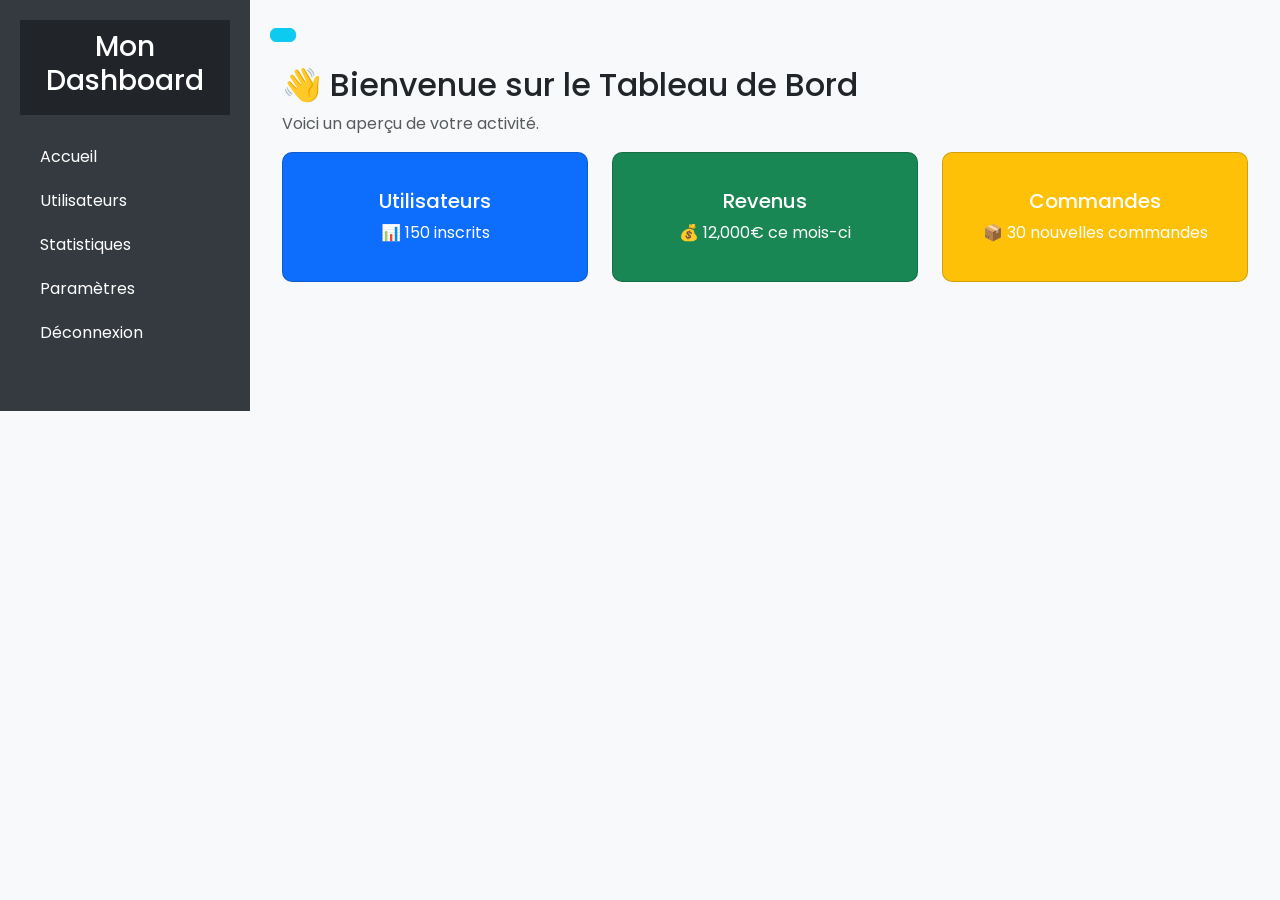
<file: templates/dashboard.html>
<!DOCTYPE html>
<html lang="fr">
<head>
    <meta charset="UTF-8">
    <meta http-equiv="X-UA-Compatible" content="IE=edge">
    <meta name="viewport" content="width=device-width, initial-scale=1.0">
    <title>Tableau de Bord</title>

    <link rel="shortcut icon" href="/static/assets/favicon.png">
    
    <!-- Bootstrap CSS -->
    <link href="https://cdn.jsdelivr.net/npm/bootstrap@5.1.3/dist/css/bootstrap.min.css" rel="stylesheet"
    integrity="sha384-1BmE4kWBq78iYhFldvKuhfTAU6auU8tT94WrHftjDbrCEXSU1oBoqyl2QvZ6jIW3" crossorigin="anonymous">

    <!-- Icons & Fonts -->
    <link rel="stylesheet" href="https://unicons.iconscout.com/release/v4.0.0/css/line.css">
    <link href="https://fonts.googleapis.com/css2?family=Poppins:wght@300;400;600&display=swap" rel="stylesheet">
    
    <!-- Custom CSS -->
    <link rel="stylesheet" href="/static/css/dashboard.css">
</head>
<body>

    <div class="wrapper">
        <!-- Sidebar -->
        <nav id="sidebar">
            <div class="sidebar-header">
                <h3><i class="uil uil-chart-pie"></i> Mon Dashboard</h3>
            </div>
            <ul class="list-unstyled components">
                <li><a href="#"><i class="uil uil-home"></i> Accueil</a></li>
                <li><a href="#"><i class="uil uil-users-alt"></i> Utilisateurs</a></li>
                <li><a href="#"><i class="uil uil-chart-line"></i> Statistiques</a></li>
                <li><a href="#"><i class="uil uil-setting"></i> Paramètres</a></li>
                <li><a href="#"><i class="uil uil-signout"></i> Déconnexion</a></li>
            </ul>
        </nav>

        <!-- Contenu principal -->
        <div id="content">
            <nav class="navbar navbar-expand-lg navbar-light bg-light">
                <button type="button" id="sidebarCollapse" class="btn btn-info">
                    <i class="uil uil-bars"></i>
                </button>
            </nav>

            <div class="container-fluid">
                <h2 class="mt-3">👋 Bienvenue sur le Tableau de Bord</h2>
                <p class="text-muted">Voici un aperçu de votre activité.</p>

                <div class="row">
                    <div class="col-md-4">
                        <div class="card text-white bg-primary mb-3 animate">
                            <div class="card-body">
                                <h5 class="card-title"><i class="uil uil-user-circle"></i> Utilisateurs</h5>
                                <p class="card-text">📊 150 inscrits</p>
                            </div>
                        </div>
                    </div>
                    <div class="col-md-4">
                        <div class="card text-white bg-success mb-3 animate">
                            <div class="card-body">
                                <h5 class="card-title"><i class="uil uil-dollar-sign"></i> Revenus</h5>
                                <p class="card-text">💰 12,000€ ce mois-ci</p>
                            </div>
                        </div>
                    </div>
                    <div class="col-md-4">
                        <div class="card text-white bg-warning mb-3 animate">
                            <div class="card-body">
                                <h5 class="card-title"><i class="uil uil-shopping-cart"></i> Commandes</h5>
                                <p class="card-text">📦 30 nouvelles commandes</p>
                            </div>
                        </div>
                    </div>
                </div>

            </div>
        </div>
    </div>

    <!-- Bootstrap JS -->
    <script src="https://cdn.jsdelivr.net/npm/bootstrap@5.1.3/dist/js/bootstrap.bundle.min.js"
    integrity="sha384-ka7Sk0Gln4gmtz2MlQnikT1wXgYsOg+OMhuP+IlRH9sENBO0LRn5q+8nbTov4+1p" crossorigin="anonymous"></script>

    <!-- Custom JS -->
    <script src="/static/js/dashboard.js"></script>

</body>
</html>
</file>
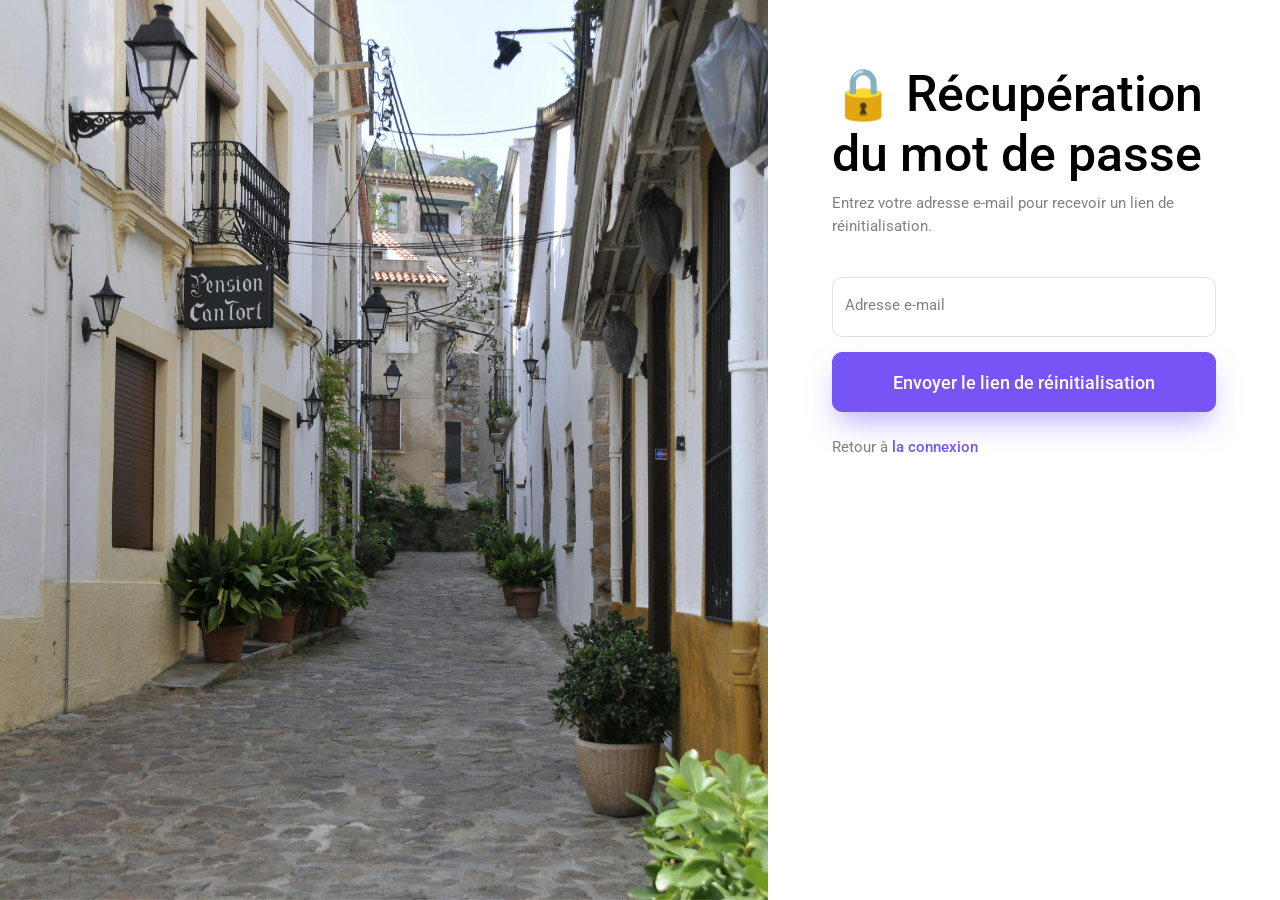
<file: templates/oublie.html>
<!DOCTYPE html>
<html lang="fr">
<head>
    <meta charset="UTF-8">
    <meta http-equiv="X-UA-Compatible" content="IE=edge">
    <meta name="viewport" content="width=device-width, initial-scale=1.0">
    <title>Récupération du mot de passe</title>

    <meta name="author" content="Untree.co">
    <link rel="shortcut icon" href="favicon.png">

    <!-- Bootstrap CSS -->
    <link href="https://cdn.jsdelivr.net/npm/bootstrap@5.1.3/dist/css/bootstrap.min.css" rel="stylesheet">
    <link rel="stylesheet" href="https://unicons.iconscout.com/release/v4.0.0/css/line.css">
    <link rel="stylesheet" href="/static/css/style.css">
</head>
<body>

    <div class="site-wrap d-md-flex align-items-stretch">
        <div class="bg-img" style="background-image: url('/static/assets/images/img-bg-2.jpg')"></div>
        <div class="form-wrap">
            <div class="form-inner">
                <h1 class="title">🔒 Récupération du mot de passe</h1>
                <p class="caption mb-4">Entrez votre adresse e-mail pour recevoir un lien de réinitialisation.</p>

                <!-- ✅ Message Container -->
                <div id="message-box" class="alert d-none"></div>

                <form id="password-recovery-form" class="pt-3">
                    <div class="form-floating">
                        <input type="email" class="form-control" id="email" name="email" placeholder="exemple@domaine.com" required>
                        <label for="email">Adresse e-mail</label>
                    </div>

                    <div class="d-grid mb-4">
                        <button type="submit" class="btn btn-primary">Envoyer le lien de réinitialisation</button>
                    </div>

                    <div class="mb-2">Retour à <a href="/">la connexion</a></div>
                </form>
            </div>
        </div>
    </div>

    <!-- Bootstrap & jQuery -->
    <script src="https://cdn.jsdelivr.net/npm/bootstrap@5.1.3/dist/js/bootstrap.bundle.min.js"></script>
    <script src="https://cdn.jsdelivr.net/npm/jquery@3.5.1/dist/jquery.min.js"></script>

    <script>
        document.getElementById("password-recovery-form").addEventListener("submit", async function(event) {
            event.preventDefault();  // Prevent page reload
        
            let email = document.getElementById("email").value;
        
            try {
                let response = await fetch("/password-recovery", {
                    method: "POST",
                    headers: { "Content-Type": "application/json" },
                    body: JSON.stringify({ email: email })  // ✅ Ensure JSON format
                });

                let result = await response.json();
                let messageBox = document.getElementById("message-box");

                if (response.ok) {
                    messageBox.textContent = "📩 Un lien de réinitialisation a été envoyé à votre email.";
                    messageBox.classList.remove("d-none", "alert-danger");
                    messageBox.classList.add("alert-success");
                } else {
                    messageBox.textContent = result.detail || "❌ Email non trouvé.";
                    messageBox.classList.remove("d-none", "alert-success");
                    messageBox.classList.add("alert-danger");
                }
            } catch (error) {
                console.error("Erreur :", error);
            }
        });
    </script>

</body>
</html>
</file>
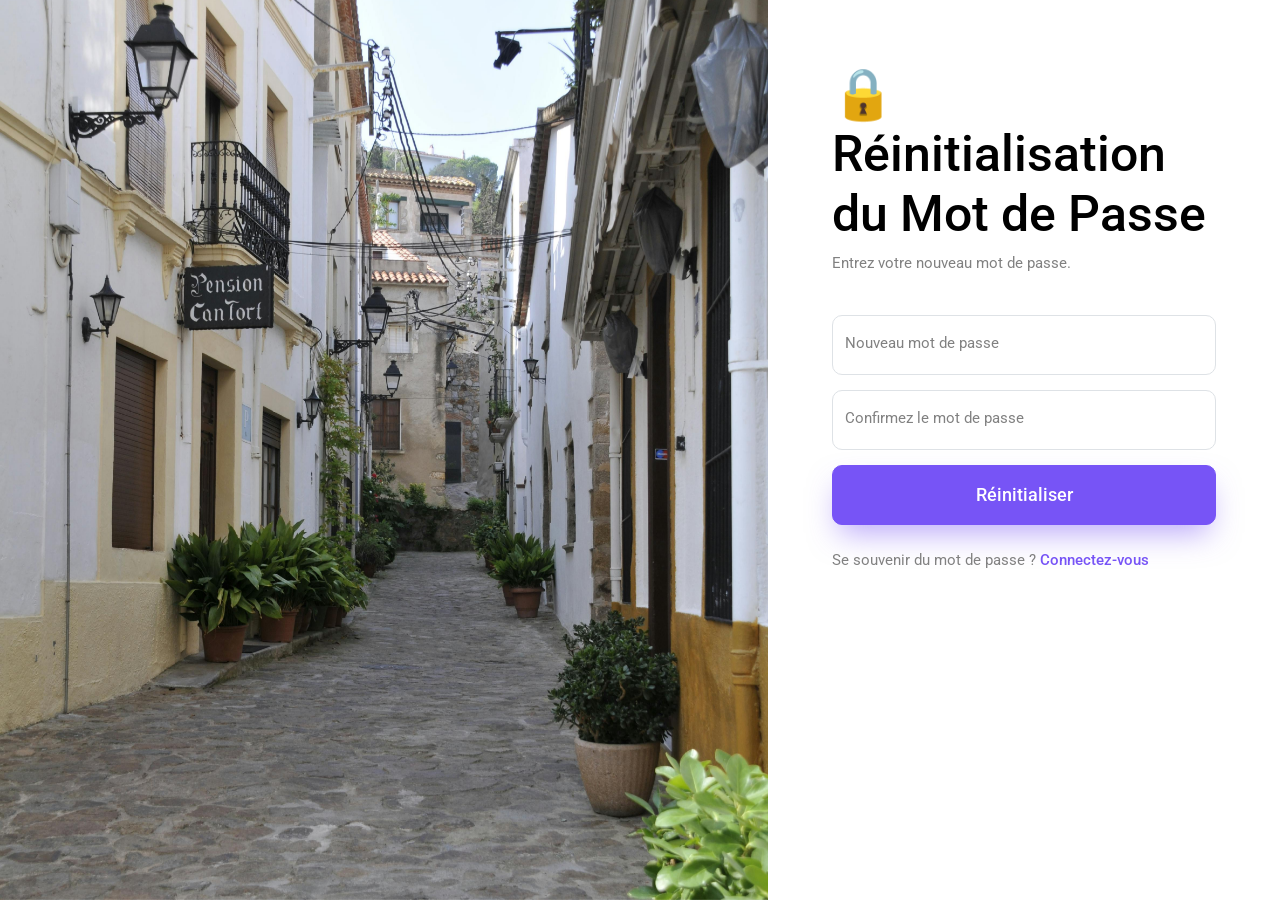
<file: templates/password-recovery.html>
<!DOCTYPE html>
<html lang="fr">
<head>
    <meta charset="UTF-8">
    <meta http-equiv="X-UA-Compatible" content="IE=edge">
    <meta name="viewport" content="width=device-width, initial-scale=1.0">
    <title>Réinitialisation du Mot de Passe</title>

    <meta name="author" content="Untree.co">
    <link rel="shortcut icon" href="favicon.png">

    <!-- Bootstrap CSS -->
    <link href="https://cdn.jsdelivr.net/npm/bootstrap@5.1.3/dist/css/bootstrap.min.css" rel="stylesheet">
    <link rel="stylesheet" href="https://unicons.iconscout.com/release/v4.0.0/css/line.css">
    <link rel="stylesheet" href="/static/css/style.css">
</head>
<body>

    <div class="site-wrap d-md-flex align-items-stretch">
        <div class="bg-img" style="background-image: url('/static/assets/images/img-bg-2.jpg')"></div>
        <div class="form-wrap">
            <div class="form-inner">
                <h1 class="title">🔒 Réinitialisation du Mot de Passe</h1>
                <p class="caption mb-4">Entrez votre nouveau mot de passe.</p>

                <!-- ✅ Error message container -->
                <div id="error-message" class="alert alert-danger d-none"></div>
                <div id="success-message" class="alert alert-success d-none"></div>

                <form id="reset-password-form" class="pt-3">
                    <input type="hidden" id="reset-token">  <!-- Token from URL -->

                    <div class="form-floating">
                        <input type="password" class="form-control" id="new-password" placeholder="Nouveau mot de passe" required>
                        <label for="new-password">Nouveau mot de passe</label>
                    </div>

                    <div class="form-floating">
                        <input type="password" class="form-control" id="confirm-password" placeholder="Confirmez le mot de passe" required>
                        <label for="confirm-password">Confirmez le mot de passe</label>
                    </div>

                    <div class="d-grid mb-4">
                        <button type="submit" class="btn btn-primary">Réinitialiser</button>
                    </div>
                </form>

                <div class="mb-2">Se souvenir du mot de passe ? <a href="/">Connectez-vous</a></div>
            </div>
        </div>
    </div>

    <!-- Bootstrap & jQuery -->
    <script src="https://cdn.jsdelivr.net/npm/bootstrap@5.1.3/dist/js/bootstrap.bundle.min.js"></script>
    <script src="https://cdn.jsdelivr.net/npm/jquery@3.5.1/dist/jquery.min.js"></script>

    <script>
        // Extract token from URL
        function getQueryParam(param) {
            let params = new URLSearchParams(window.location.search);
            return params.get(param);
        }

        document.getElementById("reset-token").value = getQueryParam("token");

        document.getElementById("reset-password-form").addEventListener("submit", async function(event) {
            event.preventDefault();  // Prevent page reload

            let token = document.getElementById("reset-token").value;
            let newPassword = document.getElementById("new-password").value;
            let confirmPassword = document.getElementById("confirm-password").value;

            if (newPassword !== confirmPassword) {
                let errorMessage = document.getElementById("error-message");
                errorMessage.textContent = "Les mots de passe ne correspondent pas.";
                errorMessage.classList.remove("d-none");
                return;
            }

            let formData = {
                token: token,
                new_password: newPassword
            };

            try {
                let response = await fetch("/reset-password", {
                    method: "POST",
                    headers: { "Content-Type": "application/json" },
                    body: JSON.stringify(formData)  
                });

                let result = await response.json();

                if (response.ok) {
                    let successMessage = document.getElementById("success-message");
                    successMessage.textContent = "Mot de passe réinitialisé avec succès.";
                    successMessage.classList.remove("d-none");
                    
                    setTimeout(() => {
                        window.location.href = "/";  // Redirect to login page
                    }, 2000);
                } else {
                    let errorMessage = document.getElementById("error-message");
                    errorMessage.textContent = result.error || "Erreur de réinitialisation.";
                    errorMessage.classList.remove("d-none");
                }
            } catch (error) {
                console.error("Erreur :", error);
            }
        });
    </script>

</body>
</html>
</file>
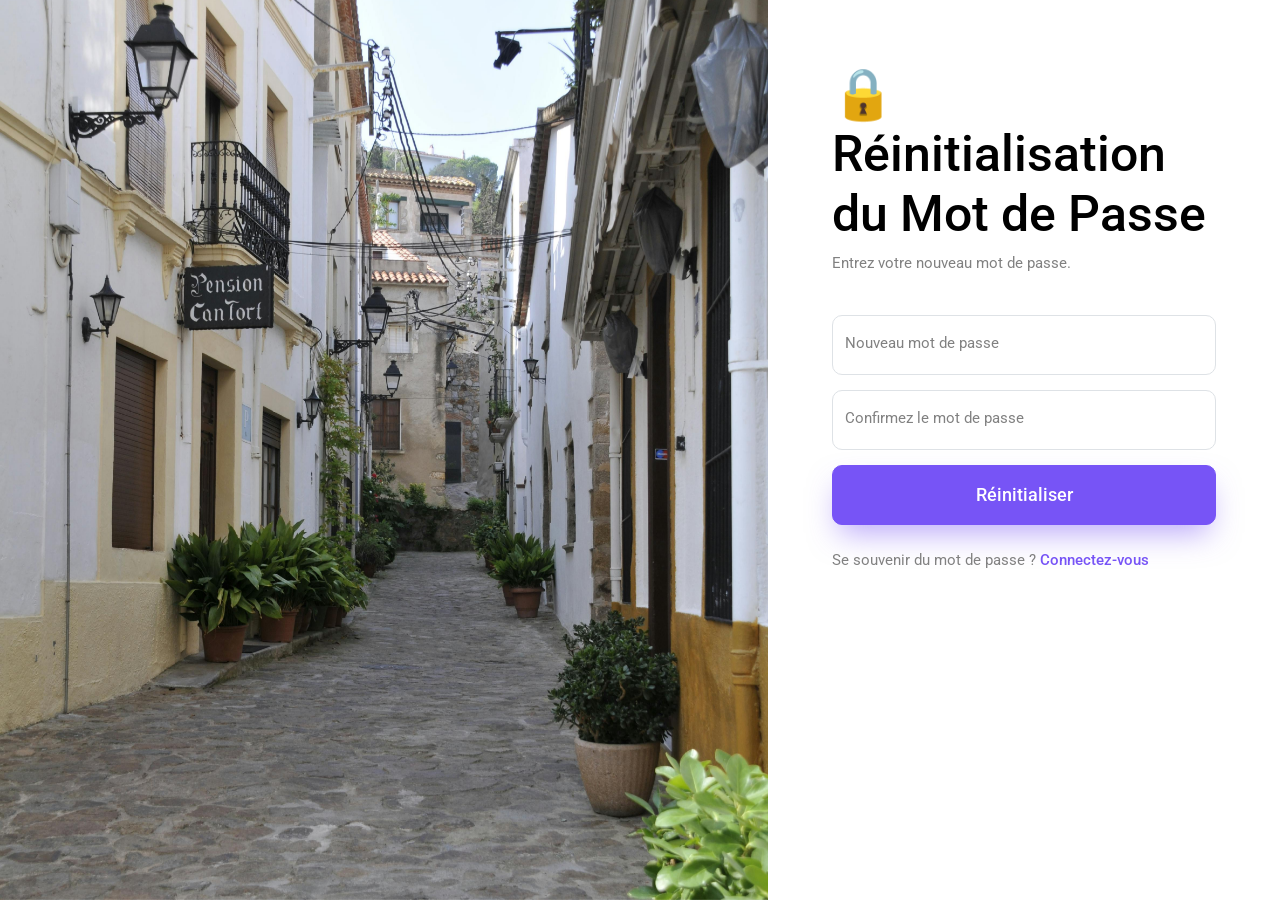
<file: templates/reset-password.html>
<!DOCTYPE html>
<html lang="fr">
<head>
    <meta charset="UTF-8">
    <meta http-equiv="X-UA-Compatible" content="IE=edge">
    <meta name="viewport" content="width=device-width, initial-scale=1.0">
    <title>Réinitialisation du Mot de Passe</title>

    <meta name="author" content="Untree.co">
    <link rel="shortcut icon" href="favicon.png">

    <!-- Bootstrap CSS -->
    <link href="https://cdn.jsdelivr.net/npm/bootstrap@5.1.3/dist/css/bootstrap.min.css" rel="stylesheet">
    <link rel="stylesheet" href="https://unicons.iconscout.com/release/v4.0.0/css/line.css">
    <link rel="stylesheet" href="/static/css/style.css">
</head>
<body>

    <div class="site-wrap d-md-flex align-items-stretch">
        <div class="bg-img" style="background-image: url('/static/assets/images/img-bg-2.jpg')"></div>
        <div class="form-wrap">
            <div class="form-inner">
                <h1 class="title">🔒 Réinitialisation du Mot de Passe</h1>
                <p class="caption mb-4">Entrez votre nouveau mot de passe.</p>

                <!-- ✅ Error message container -->
                <div id="error-message" class="alert alert-danger d-none"></div>
                <div id="success-message" class="alert alert-success d-none"></div>

                <form id="reset-password-form" class="pt-3">
                    <input type="hidden" id="reset-token">  <!-- Token from URL -->

                    <div class="form-floating">
                        <input type="password" class="form-control" id="new-password" placeholder="Nouveau mot de passe" required>
                        <label for="new-password">Nouveau mot de passe</label>
                    </div>

                    <div class="form-floating">
                        <input type="password" class="form-control" id="confirm-password" placeholder="Confirmez le mot de passe" required>
                        <label for="confirm-password">Confirmez le mot de passe</label>
                    </div>

                    <div class="d-grid mb-4">
                        <button type="submit" class="btn btn-primary">Réinitialiser</button>
                    </div>
                </form>

                <div class="mb-2">Se souvenir du mot de passe ? <a href="/">Connectez-vous</a></div>
            </div>
        </div>
    </div>

    <!-- Bootstrap & jQuery -->
    <script src="https://cdn.jsdelivr.net/npm/bootstrap@5.1.3/dist/js/bootstrap.bundle.min.js"></script>
    <script src="https://cdn.jsdelivr.net/npm/jquery@3.5.1/dist/jquery.min.js"></script>

    <script>
        // Extract token from URL
        function getQueryParam(param) {
            let params = new URLSearchParams(window.location.search);
            return params.get(param);
        }

        document.getElementById("reset-token").value = getQueryParam("token");

        document.getElementById("reset-password-form").addEventListener("submit", async function(event) {
            event.preventDefault();  // Prevent page reload

            let token = document.getElementById("reset-token").value;
            let newPassword = document.getElementById("new-password").value;
            let confirmPassword = document.getElementById("confirm-password").value;

            if (newPassword !== confirmPassword) {
                let errorMessage = document.getElementById("error-message");
                errorMessage.textContent = "Les mots de passe ne correspondent pas.";
                errorMessage.classList.remove("d-none");
                return;
            }

            let formData = {
                token: token,
                new_password: newPassword
            };

            try {
                let response = await fetch("/reset-password", {
                    method: "POST",
                    headers: { "Content-Type": "application/json" },
                    body: JSON.stringify(formData)  
                });

                let result = await response.json();

                if (response.ok) {
                    let successMessage = document.getElementById("success-message");
                    successMessage.textContent = "Mot de passe réinitialisé avec succès.";
                    successMessage.classList.remove("d-none");
                    
                    setTimeout(() => {
                        window.location.href = "/";  // Redirect to login page
                    }, 2000);
                } else {
                    let errorMessage = document.getElementById("error-message");
                    errorMessage.textContent = result.detail || "Erreur de réinitialisation.";
                    errorMessage.classList.remove("d-none");
                }
            } catch (error) {
                console.error("Erreur :", error);
            }
        });
    </script>

</body>
</html>
</file>
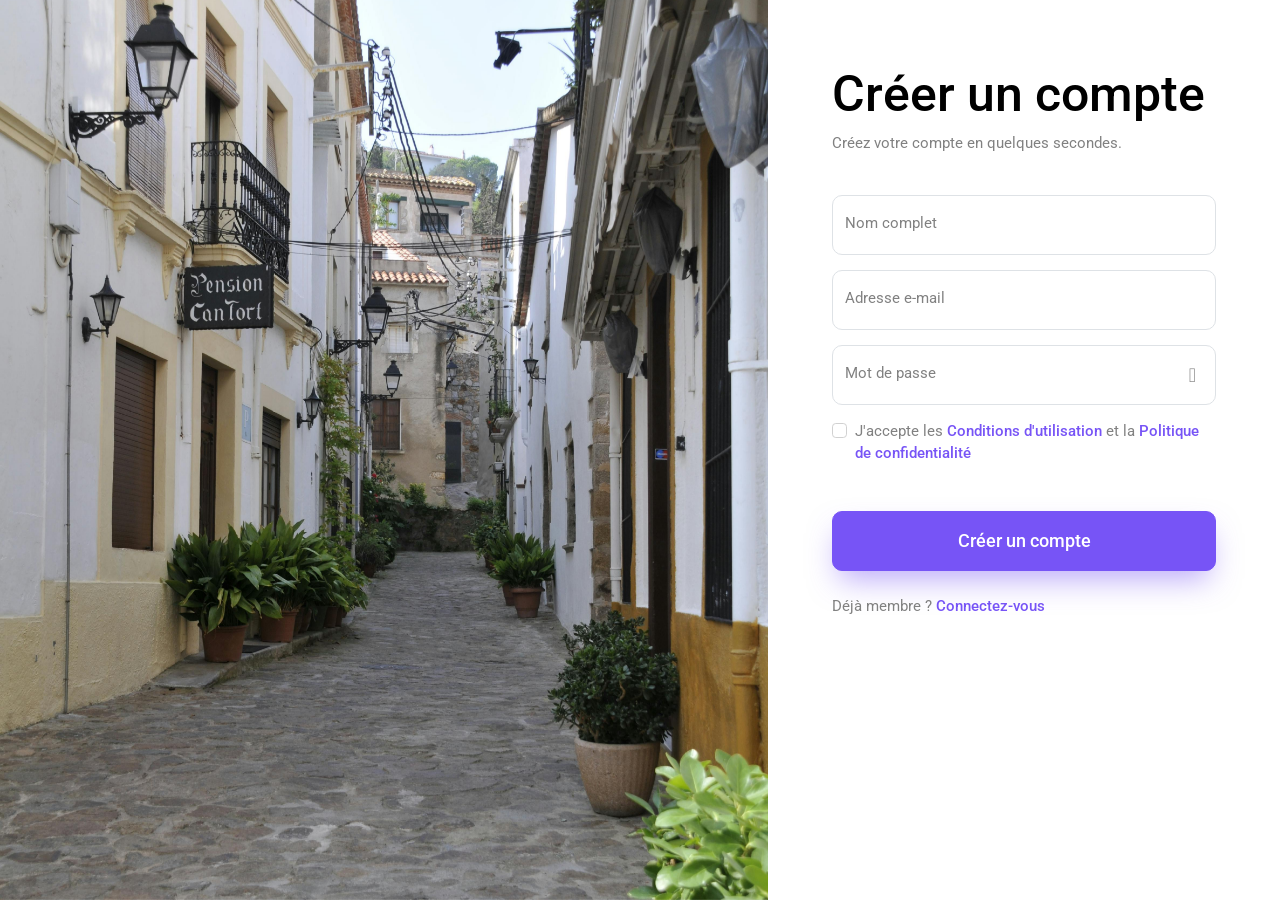
<file: templates/signup.html>
<!DOCTYPE html>
<html lang="fr">
<head>
    <meta charset="UTF-8">
    <meta http-equiv="X-UA-Compatible" content="IE=edge">
    <meta name="viewport" content="width=device-width, initial-scale=1.0">
    <title>Inscription - Formulaire Moderne et Responsive</title>

    <meta name="author" content="Untree.co">
    <link rel="shortcut icon" href="favicon.png">

    <!-- Bootstrap CSS -->
    <link href="https://cdn.jsdelivr.net/npm/bootstrap@5.1.3/dist/css/bootstrap.min.css" rel="stylesheet">
    <link rel="stylesheet" href="https://unicons.iconscout.com/release/v4.0.0/css/line.css">
    <link rel="stylesheet" href="/static/css/style.css">
    
</head>
<body>

    <div class="site-wrap d-md-flex align-items-stretch">
        <div class="bg-img" style="background-image: url('/static/assets/images/img-bg-2.jpg')"></div>
        <div class="form-wrap">
            <div class="form-inner">
                <h1 class="title">Créer un compte</h1>
                <p class="caption mb-4">Créez votre compte en quelques secondes.</p>

                <!-- ✅ Error message container -->
                <div id="error-message" class="alert alert-danger d-none"></div>

                <form id="signup-form" class="pt-3">
                    <div class="form-floating">
                        <input type="text" class="form-control" id="name" name="name" placeholder="Nom complet" required>
                        <label for="name">Nom complet</label>
                    </div>

                    <div class="form-floating">
                        <input type="email" class="form-control" id="email" name="email" placeholder="exemple@domaine.com" required>
                        <label for="email">Adresse e-mail</label>
                    </div>

                    <div class="form-floating">
                        <span class="password-show-toggle js-password-show-toggle"><span class="uil"></span></span>
                        <input type="password" class="form-control" id="password" name="password" placeholder="Mot de passe" required>
                        <label for="password">Mot de passe</label>
                    </div>

                    <div class="d-flex justify-content-between">
                        <div class="form-check">
                            <input type="checkbox" class="form-check-input" id="terms" required>
                            <label for="terms" class="form-check-label">
                                J'accepte les <a href="#">Conditions d'utilisation</a> et la 
                                <a href="#">Politique de confidentialité</a>
                            </label>
                        </div>
                    </div>
                    <div class="d-flex justify-content-center mb-3">
                        <div id="loading-spinner" class="spinner-border text-primary" role="status" style="display: none;">
                            <span class="visually-hidden">Chargement...</span>
                        </div>
                    </div>
                    
                    <div class="d-grid mb-4">
                        <button type="submit" class="btn btn-primary">Créer un compte</button>
                    </div>

                    <div class="mb-2">Déjà membre ? <a href="/">Connectez-vous</a></div>
                </form>
            </div>
        </div>
    </div>

    <!-- Bootstrap & jQuery -->
    <script src="https://cdn.jsdelivr.net/npm/bootstrap@5.1.3/dist/js/bootstrap.bundle.min.js" 
    integrity="sha384-ka7Sk0Gln4gmtz2MlQnikT1wXgYsOg+OMhuP+IlRH9sENBO0LRn5q+8nbTov4+1p" crossorigin="anonymous"></script>
    <script src="/static/js/custom.js"></script>

    <script src="https://cdn.jsdelivr.net/npm/jquery@3.5.1/dist/jquery.min.js"></script>
    <script>
        document.getElementById("signup-form").addEventListener("submit", async function(event) {
            event.preventDefault();  // Empêcher le rechargement de la page
        
            let formData = {
                name: document.getElementById("name").value,
                email: document.getElementById("email").value,
                password: document.getElementById("password").value
            };
        
            let spinner = document.getElementById("loading-spinner");
            let errorMessage = document.getElementById("error-message");
            let submitButton = document.querySelector("#signup-form button[type='submit']");
        
            // Afficher le spinner et désactiver le bouton
            spinner.style.display = "block";
            submitButton.disabled = true;
            errorMessage.classList.add("d-none");  // Cacher le message d'erreur précédent
        
            try {
                let response = await fetch("/inscription", {
                    method: "POST",
                    headers: { "Content-Type": "application/json" },
                    body: JSON.stringify(formData)
                });
        
                let result = await response.json();
        
                if (response.ok) {
                    window.location.href = "/simulation";  // ✅ Redirection en cas de succès
                } else {
                    errorMessage.textContent = result.detail || "Erreur d'inscription.";
                    errorMessage.classList.remove("d-none");
                }
            } catch (error) {
                console.error("Erreur :", error);
                errorMessage.textContent = "Une erreur est survenue. Veuillez réessayer.";
                errorMessage.classList.remove("d-none");
            } finally {
                // Masquer le spinner et réactiver le bouton
                spinner.style.display = "none";
                submitButton.disabled = false;
            }
        });
                
    </script>

</body>
</html>
</file>
<file: static/css/dashboard.css>
/* Styles généraux */
body {
    font-family: 'Poppins', sans-serif;
    background: #f8f9fa;
}

.wrapper {
    display: flex;
    align-items: stretch;
}

/* Sidebar */
#sidebar {
    min-width: 250px;
    max-width: 250px;
    background: #343a40;
    color: #fff;
    transition: all 0.3s;
    padding: 20px;
}

#sidebar .sidebar-header {
    font-size: 1.5rem;
    text-align: center;
    padding: 10px;
    background: #212529;
}

#sidebar ul.components {
    padding: 20px 0;
}

#sidebar ul li a {
    padding: 10px;
    display: block;
    color: #fff;
    text-decoration: none;
    font-size: 16px;
}

#sidebar ul li a i {
    margin-right: 10px;
}

#sidebar ul li a:hover {
    background: #495057;
    text-decoration: none;
    border-radius: 5px;
}

/* Contenu principal */
#content {
    width: 100%;
    padding: 20px;
}

/* Cartes interactives */
.card {
    text-align: center;
    padding: 20px;
    border-radius: 10px;
    transition: 0.3s;
}

.card:hover {
    transform: scale(1.05);
}

/* Animation des cartes */
@keyframes fadeIn {
    from { opacity: 0; transform: translateY(20px); }
    to { opacity: 1; transform: translateY(0); }
}

.animate {
    animation: fadeIn 0.8s ease-in-out;
}
</file>
<file: static/css/style.css>
@import url("https://fonts.googleapis.com/css2?family=Roboto:wght@400;500;700&display=swap");
body {
  font-family: "Roboto", sans-serif;
  color: #818181;
  font-size: 15px;
}

a {
  -webkit-transition: .3s all ease;
  transition: .3s all ease;
  color: #7754F6;
  font-weight: 500;
  text-decoration: none;
}

a:hover {
  color: #643cf5;
}

.bg-img,
.form-wrap {
  height: 100vh;
  min-height: 500px;
}

.bg-img {
  left: 0;
  background-size: cover;
  background-repeat: no-repeat;
  background-position: center center;
  width: 100%;
  position: relative;
  height: 200px;
  min-height: 200px;
  z-index: 2;
}

@media (min-width: 768px) {
  .bg-img {
    position: fixed;
    width: 50%;
    height: 100vh;
  }
}

@media (min-width: 992px) {
  .bg-img {
    position: fixed;
    width: 50%;
    height: 100vh;
  }
}

@media (min-width: 1200px) {
  .bg-img {
    position: fixed;
    width: 60%;
    height: 100vh;
  }
}

.form-wrap {
  right: 0;
  position: relative;
  z-index: 1;
  padding: 5%;
  width: 100%;
  background: #fff;
  height: 100%;
}

@media (min-width: 768px) {
  .form-wrap {
    position: absolute;
    width: 50%;
  }
}

@media (min-width: 992px) {
  .form-wrap {
    position: absolute;
    width: 50%;
  }
}

@media (min-width: 1200px) {
  .form-wrap {
    position: absolute;
    width: 40%;
  }
}

.form-wrap .title {
  font-size: 50px;
  color: #000;
}

.form-wrap .form-floating {
  position: relative;
  margin-bottom: 15px;
}

.form-wrap .form-floating .form-control {
  height: 60px !important;
  border-radius: 10px !important;
}

.form-wrap .form-floating .form-control:active, .form-wrap .form-floating .form-control:focus {
  outline: none;
  -webkit-box-shadow: none;
          box-shadow: none;
  border-color: #7754F6;
}

.form-wrap .password-show-toggle {
  cursor: pointer;
  position: absolute;
  right: 20px;
  top: 15px;
  z-index: 9;
}

.form-wrap .password-show-toggle span {
  font-size: 20px;
}

.form-wrap .password-show-toggle span:before {
  font-family: 'unicons-line';
  content: "\ebf8";
}

.form-wrap .password-show-toggle.active span:before {
  content: "\ebaf";
}

.form-wrap .form-check {
  margin-bottom: 30px;
}

.form-wrap .form-check .form-check-input {
  border-color: #d1d1d1 !important;
}

.form-wrap .form-check .form-check-input:checked {
  background-color: #7754F6;
  border-color: #7754F6 !important;
  outline: none;
  -webkit-box-shadow: none;
          box-shadow: none;
}

.form-wrap .form-check .form-check-input:focus, .form-wrap .form-check .form-check-input:active {
  outline: none;
  -webkit-box-shadow: none;
          box-shadow: none;
}

.form-wrap .btn-primary {
  border-radius: 10px;
  background-color: #7754F6;
  border-color: #7754F6;
  height: 60px;
  font-weight: 500;
  -webkit-box-shadow: 0 15px 30px -7px rgba(119, 84, 246, 0.5);
          box-shadow: 0 15px 30px -7px rgba(119, 84, 246, 0.5);
  -webkit-transition: .3s all ease;
  transition: .3s all ease;
  font-size: 18px;
}

.form-wrap .btn-primary:hover {
  background-color: #643cf5;
  border-color: #643cf5;
}

.form-wrap .social-account-wrap {
  padding-top: 30px;
  padding-bottom: 50px;
}

.form-wrap .social-account-wrap h4 {
  text-align: center;
  font-size: 14px;
  font-weight: normal;
  position: relative;
}

.form-wrap .social-account-wrap h4 span {
  z-index: 1;
  display: inline-block;
  padding-left: 20px;
  padding-right: 20px;
  background: #fff;
}

.form-wrap .social-account-wrap h4:before {
  content: "";
  position: absolute;
  top: 50%;
  left: 0;
  -webkit-transform: translateY(-50%);
          transform: translateY(-50%);
  width: 100%;
  height: 1px;
  background-color: #d1d1d1;
  z-index: -1;
}

.form-wrap .social-account-wrap .social-account li {
  width: calc(25% - 0);
}

.form-wrap .social-account-wrap .social-account li a {
  display: inline-block;
  border: 1px solid #d1d1d1;
  padding: 10px;
  border-radius: 10%;
}

.form-wrap .social-account-wrap .social-account li a:hover {
  border-color: #bdbdbd;
}
/*# sourceMappingURL=style.css.map */
</file>
